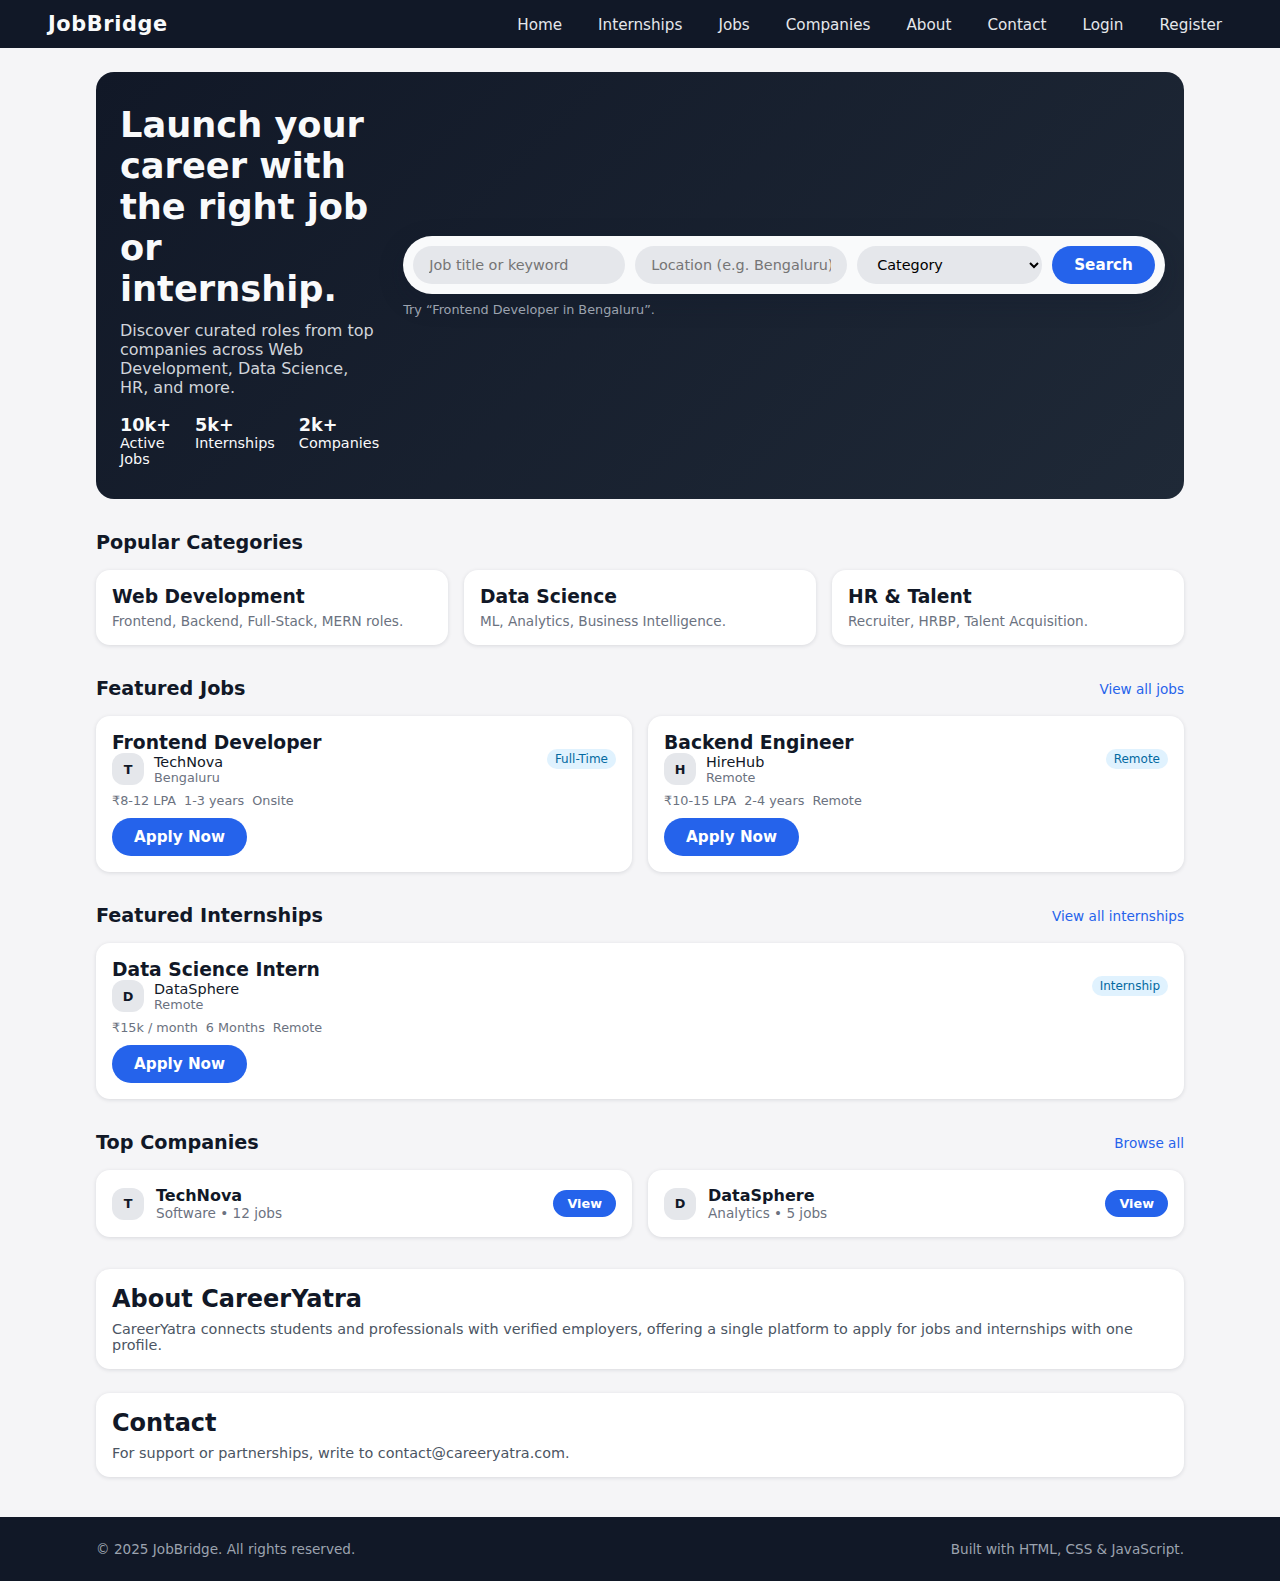
<file: index.html>
<!DOCTYPE html>
<html lang="en">
<head>
  <meta charset="UTF-8" />
  <title>JobBridge _ Find Jobs & Internships</title>
  <link rel="stylesheet" href="styles.css" />
</head>
<body data-page="home">
  <header class="navbar">
    <div class="logo">JobBridge</div>
    <ul class="nav-links">
      <li><a href="index.html">Home</a></li>
      <li><a href="internships.html">Internships</a></li>
      <li><a href="jobs.html">Jobs</a></li>
      <li><a href="companies.html">Companies</a></li>
      <li><a href="#about">About</a></li>
      <li><a href="#contact">Contact</a></li>
      <li><a href="login.html">Login</a></li>
      <li><a href="student-register.html">Register</a></li>
    </ul>
  </header>

  <main class="container">
    <!-- Hero -->
    <section class="hero">
      <div>
        <h1>Launch your career with the right job or internship.</h1>
        <p>
          Discover curated roles from top companies across Web Development,
          Data Science, HR, and more.
        </p>
        <div class="hero-stats">
          <div class="hero-stat">
            <span>10k+</span>
            Active Jobs
          </div>
          <div class="hero-stat">
            <span>5k+</span>
            Internships
          </div>
          <div class="hero-stat">
            <span>2k+</span>
            Companies
          </div>
        </div>
      </div>
      <div>
        <form class="search-bar" data-demo>
          <input type="text" placeholder="Job title or keyword" />
          <input type="text" placeholder="Location (e.g. Bengaluru)" />
          <select>
            <option value="">Category</option>
            <option>Web Development</option>
            <option>Data Science</option>
            <option>Human Resources</option>
            <option>Design</option>
          </select>
          <button class="btn-primary" type="submit">Search</button>
        </form>
        <p style="font-size:0.8rem;color:#9ca3af;margin-top:8px">
          Try “Frontend Developer in Bengaluru”.
        </p>
      </div>
    </section>

    <!-- Categories -->
    <section>
      <div class="section-header">
        <h2>Popular Categories</h2>
      </div>
      <div class="grid grid-3">
        <div class="card">
          <h3>Web Development</h3>
          <p style="font-size:0.85rem;color:#6b7280;margin-top:6px">
            Frontend, Backend, Full-Stack, MERN roles.
          </p>
        </div>
        <div class="card">
          <h3>Data Science</h3>
          <p style="font-size:0.85rem;color:#6b7280;margin-top:6px">
            ML, Analytics, Business Intelligence.
          </p>
        </div>
        <div class="card">
          <h3>HR & Talent</h3>
          <p style="font-size:0.85rem;color:#6b7280;margin-top:6px">
            Recruiter, HRBP, Talent Acquisition.
          </p>
        </div>
      </div>
    </section>

    <!-- Featured Jobs -->
    <section>
      <div class="section-header">
        <h2>Featured Jobs</h2>
        <a href="jobs.html">View all jobs</a>
      </div>
      <div class="grid grid-3">
        <div class="card">
          <div class="job-card-header">
            <div>
              <h3>Frontend Developer</h3>
              <div class="company-chip">
                <div class="company-logo">T</div>
                <div>
                  <div style="font-size:0.9rem;font-weight:500">TechNova</div>
                  <div style="font-size:0.8rem;color:#6b7280">Bengaluru</div>
                </div>
              </div>
            </div>
            <span class="badge">Full-Time</span>
          </div>
          <div class="job-meta">
            <span>₹8-12 LPA</span>
            <span>1-3 years</span>
            <span>Onsite</span>
          </div>
          <div class="job-actions">
            <button class="btn-primary" onclick="goToDetails(1)">Apply Now</button>
          </div>
        </div>
        <div class="card">
          <div class="job-card-header">
            <div>
              <h3>Backend Engineer</h3>
              <div class="company-chip">
                <div class="company-logo">H</div>
                <div>
                  <div style="font-size:0.9rem;font-weight:500">HireHub</div>
                  <div style="font-size:0.8rem;color:#6b7280">Remote</div>
                </div>
              </div>
            </div>
            <span class="badge">Remote</span>
          </div>
          <div class="job-meta">
            <span>₹10-15 LPA</span>
            <span>2-4 years</span>
            <span>Remote</span>
          </div>
          <div class="job-actions">
            <button class="btn-primary" type="button">Apply Now</button>
          </div>
        </div>
      </div>
    </section>

    <!-- Featured Internships -->
    <section>
      <div class="section-header">
        <h2>Featured Internships</h2>
        <a href="internships.html">View all internships</a>
      </div>
      <div class="grid grid-3">
        <div class="card">
          <div class="job-card-header">
            <div>
              <h3>Data Science Intern</h3>
              <div class="company-chip">
                <div class="company-logo">D</div>
                <div>
                  <div style="font-size:0.9rem;font-weight:500">DataSphere</div>
                  <div style="font-size:0.8rem;color:#6b7280">Remote</div>
                </div>
              </div>
            </div>
            <span class="badge">Internship</span>
          </div>
          <div class="job-meta">
            <span>₹15k / month</span>
            <span>6 Months</span>
            <span>Remote</span>
          </div>
          <div class="job-actions">
            <button class="btn-primary" onclick="goToDetails(2)">Apply Now</button>
          </div>
        </div>
      </div>
    </section>

    <!-- Top Companies -->
    <section>
      <div class="section-header">
        <h2>Top Companies</h2>
        <a href="companies.html">Browse all</a>
      </div>
      <div class="grid grid-3">
        <div class="card company-card">
          <div class="company-logo">T</div>
          <div style="flex:1">
            <div style="font-weight:600">TechNova</div>
            <div style="font-size:0.85rem;color:#6b7280">Software • 12 jobs</div>
          </div>
          <button class="btn-primary" style="padding:6px 14px;font-size:0.8rem">View</button>
        </div>
        <div class="card company-card">
          <div class="company-logo">D</div>
          <div style="flex:1">
            <div style="font-weight:600">DataSphere</div>
            <div style="font-size:0.85rem;color:#6b7280">Analytics • 5 jobs</div>
          </div>
          <button class="btn-primary" style="padding:6px 14px;font-size:0.8rem">View</button>
        </div>
      </div>
    </section>

    <!-- About -->
    <section id="about" style="margin-top:32px">
      <div class="card">
        <h2>About CareerYatra</h2>
        <p style="font-size:0.9rem;color:#4b5563;margin-top:8px">
          CareerYatra connects students and professionals with verified employers,
          offering a single platform to apply for jobs and internships with one
          profile.
        </p>
      </div>
    </section>

    <!-- Contact -->
    <section id="contact" style="margin-top:24px">
      <div class="card">
        <h2>Contact</h2>
        <p style="font-size:0.9rem;color:#4b5563;margin-top:8px">
          For support or partnerships, write to contact@careeryatra.com.
        </p>
      </div>
    </section>
  </main>

  <footer class="footer">
    <div class="footer-inner">
      <span>© 2025 JobBridge. All rights reserved.</span>
      <span>Built with HTML, CSS & JavaScript.</span>
    </div>
  </footer>

  <script src="script.js"></script>
</body>
</html>
</file>
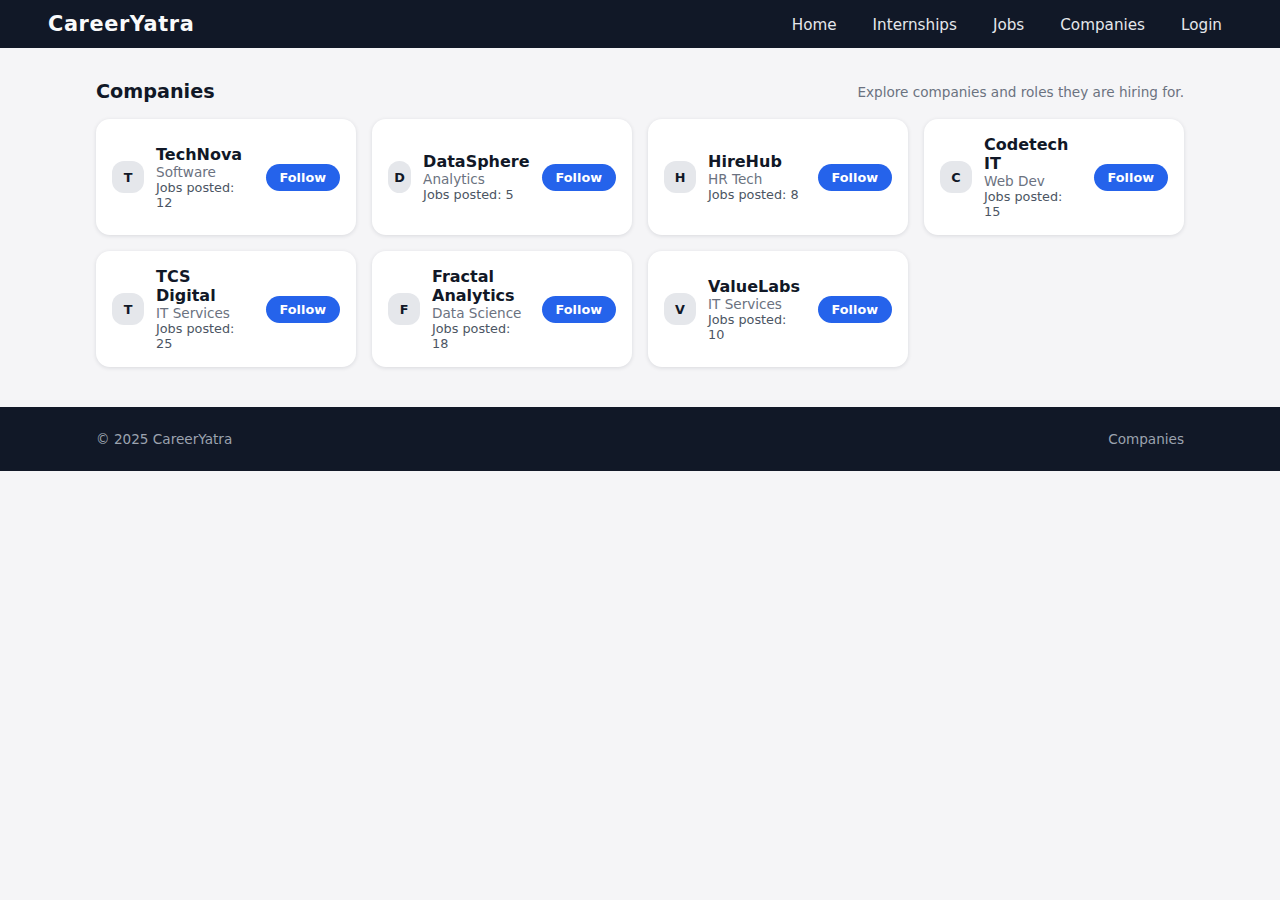
<file: companies.html>
<!DOCTYPE html>
<html lang="en">
<head>
  <meta charset="UTF-8" />
  <title>Companies – JobBridge</title>
  <link rel="stylesheet" href="styles.css" />
</head>
<body data-page="companies">
<header class="navbar">
  <div class="logo">CareerYatra</div>
  <ul class="nav-links">
    <li><a href="index.html">Home</a></li>
    <li><a href="internships.html">Internships</a></li>
    <li><a href="jobs.html">Jobs</a></li>
    <li><a href="companies.html">Companies</a></li>
    <li><a href="login.html">Login</a></li>
  </ul>
</header>

<main class="container">
  <div class="section-header">
    <h2>Companies</h2>
    <span style="font-size:0.85rem;color:#6b7280">
      Explore companies and roles they are hiring for.
    </span>
  </div>

  <div id="company-list" class="company-list"></div>
</main>

<footer class="footer">
  <div class="footer-inner">
    <span>© 2025 CareerYatra</span>
    <span>Companies</span>
  </div>
</footer>

<script src="script.js"></script>
</body>
</html>
</file>
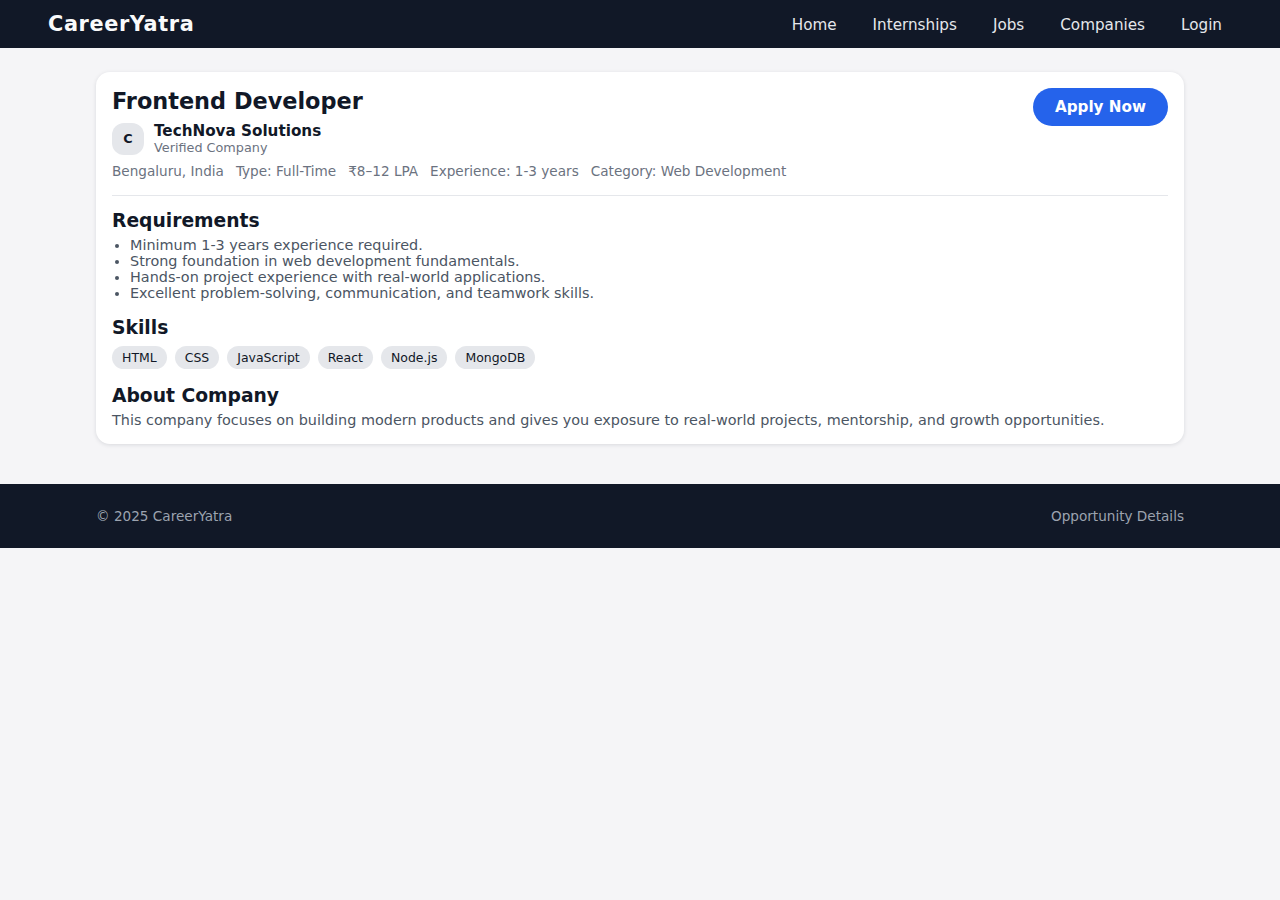
<file: details.html>
<!DOCTYPE html>
<html lang="en">
<head>
  <meta charset="UTF-8" />
  <title>Opportunity Details – CareerYatra</title>
  <link rel="stylesheet" href="styles.css" />
</head>
<body data-page="details">
<header class="navbar">
  <div class="logo">CareerYatra</div>
  <ul class="nav-links">
    <li><a href="index.html">Home</a></li>
    <li><a href="internships.html">Internships</a></li>
    <li><a href="jobs.html">Jobs</a></li>
    <li><a href="companies.html">Companies</a></li>
    <li><a href="login.html">Login</a></li>
  </ul>
</header>

<main class="container">
  <div class="card">
    <div class="details-header">
      <div>
        <h1 id="details-title" style="font-size:1.4rem"></h1>
        <div class="company-chip" style="margin-top:8px">
          <div class="company-logo">C</div>
          <div>
            <div id="details-company" style="font-size:0.95rem;font-weight:600"></div>
            <div style="font-size:0.8rem;color:#6b7280">Verified Company</div>
          </div>
        </div>
        <div id="details-meta" class="details-meta"></div>
      </div>
      <button class="btn-primary" style="align-self:flex-start">Apply Now</button>
    </div>

    <hr style="border:none;border-top:1px solid #e5e7eb;margin:14px 0" />

    <h3>Requirements</h3>
    <ul id="requirements-list" style="margin-top:6px;padding-left:18px;font-size:0.9rem;color:#4b5563">
      <!-- JS fills -->
    </ul>

    <h3 style="margin-top:16px">Skills</h3>
    <div id="skills-list" class="tag-list">
      <!-- JS fills -->
    </div>

    <h3 style="margin-top:16px">About Company</h3>
    <p style="font-size:0.9rem;color:#4b5563;margin-top:6px">
      This company focuses on building modern products and gives you
      exposure to real-world projects, mentorship, and growth opportunities.
    </p>
  </div>
</main>

<footer class="footer">
  <div class="footer-inner">
    <span>© 2025 CareerYatra</span>
    <span>Opportunity Details</span>
  </div>
</footer>

<script src="script.js"></script>
</body>
</html>
</file>
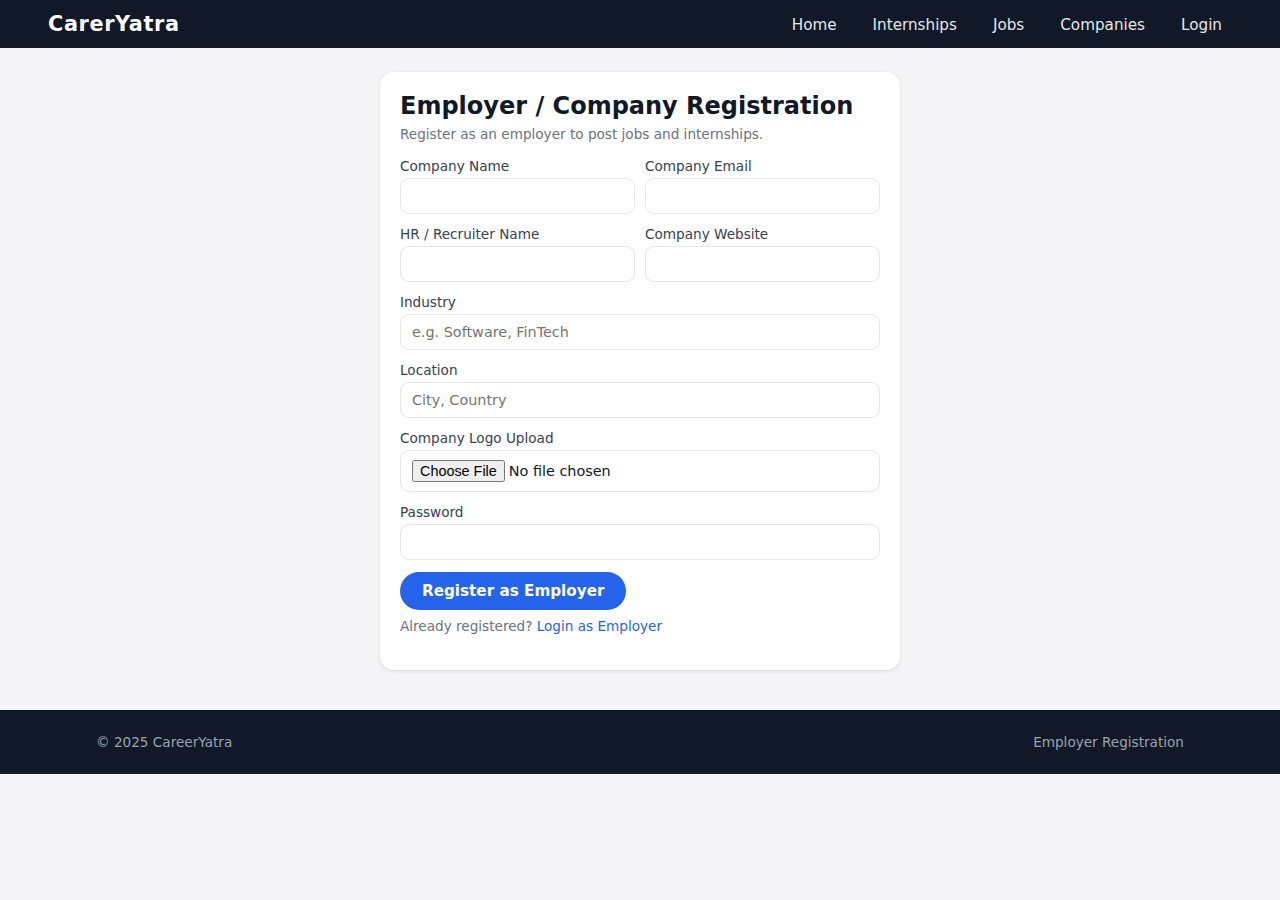
<file: employer-register.html>
<!DOCTYPE html>
<html lang="en">
<head>
  <meta charset="UTF-8" />
  <title>Employer Registration – CareerYatra</title>
  <link rel="stylesheet" href="styles.css" />
</head>
<body data-page="employer-register">
<header class="navbar">
  <div class="logo">CarerYatra</div>
  <ul class="nav-links">
    <li><a href="index.html">Home</a></li>
    <li><a href="internships.html">Internships</a></li>
    <li><a href="jobs.html">Jobs</a></li>
    <li><a href="companies.html">Companies</a></li>
    <li><a href="login.html">Login</a></li>
  </ul>
</header>

<main class="container">
  <div class="form-card">
    <h2>Employer / Company Registration</h2>
    <p>Register as an employer to post jobs and internships.</p>

    <form data-demo>
      <div class="form-row">
        <div class="form-group">
          <label>Company Name</label>
          <input type="text" required />
        </div>
        <div class="form-group">
          <label>Company Email</label>
          <input type="email" required />
        </div>
      </div>

      <div class="form-row">
        <div class="form-group">
          <label>HR / Recruiter Name</label>
          <input type="text" required />
        </div>
        <div class="form-group">
          <label>Company Website</label>
          <input type="url" />
        </div>
      </div>

      <div class="form-group">
        <label>Industry</label>
        <input type="text" placeholder="e.g. Software, FinTech" />
      </div>

      <div class="form-group">
        <label>Location</label>
        <input type="text" placeholder="City, Country" />
      </div>

      <div class="form-group">
        <label>Company Logo Upload</label>
        <input type="file" />
      </div>

      <div class="form-group">
        <label>Password</label>
        <input type="password" required />
      </div>

      <button class="btn-primary" type="submit">Register as Employer</button>

      <p class="text-muted-link">
        Already registered?
        <a href="login.html">Login as Employer</a>
      </p>
    </form>
  </div>
</main>

<footer class="footer">
  <div class="footer-inner">
    <span>© 2025 CareerYatra</span>
    <span>Employer Registration</span>
  </div>
</footer>

<script src="script.js"></script>
</body>
</html>
</file>
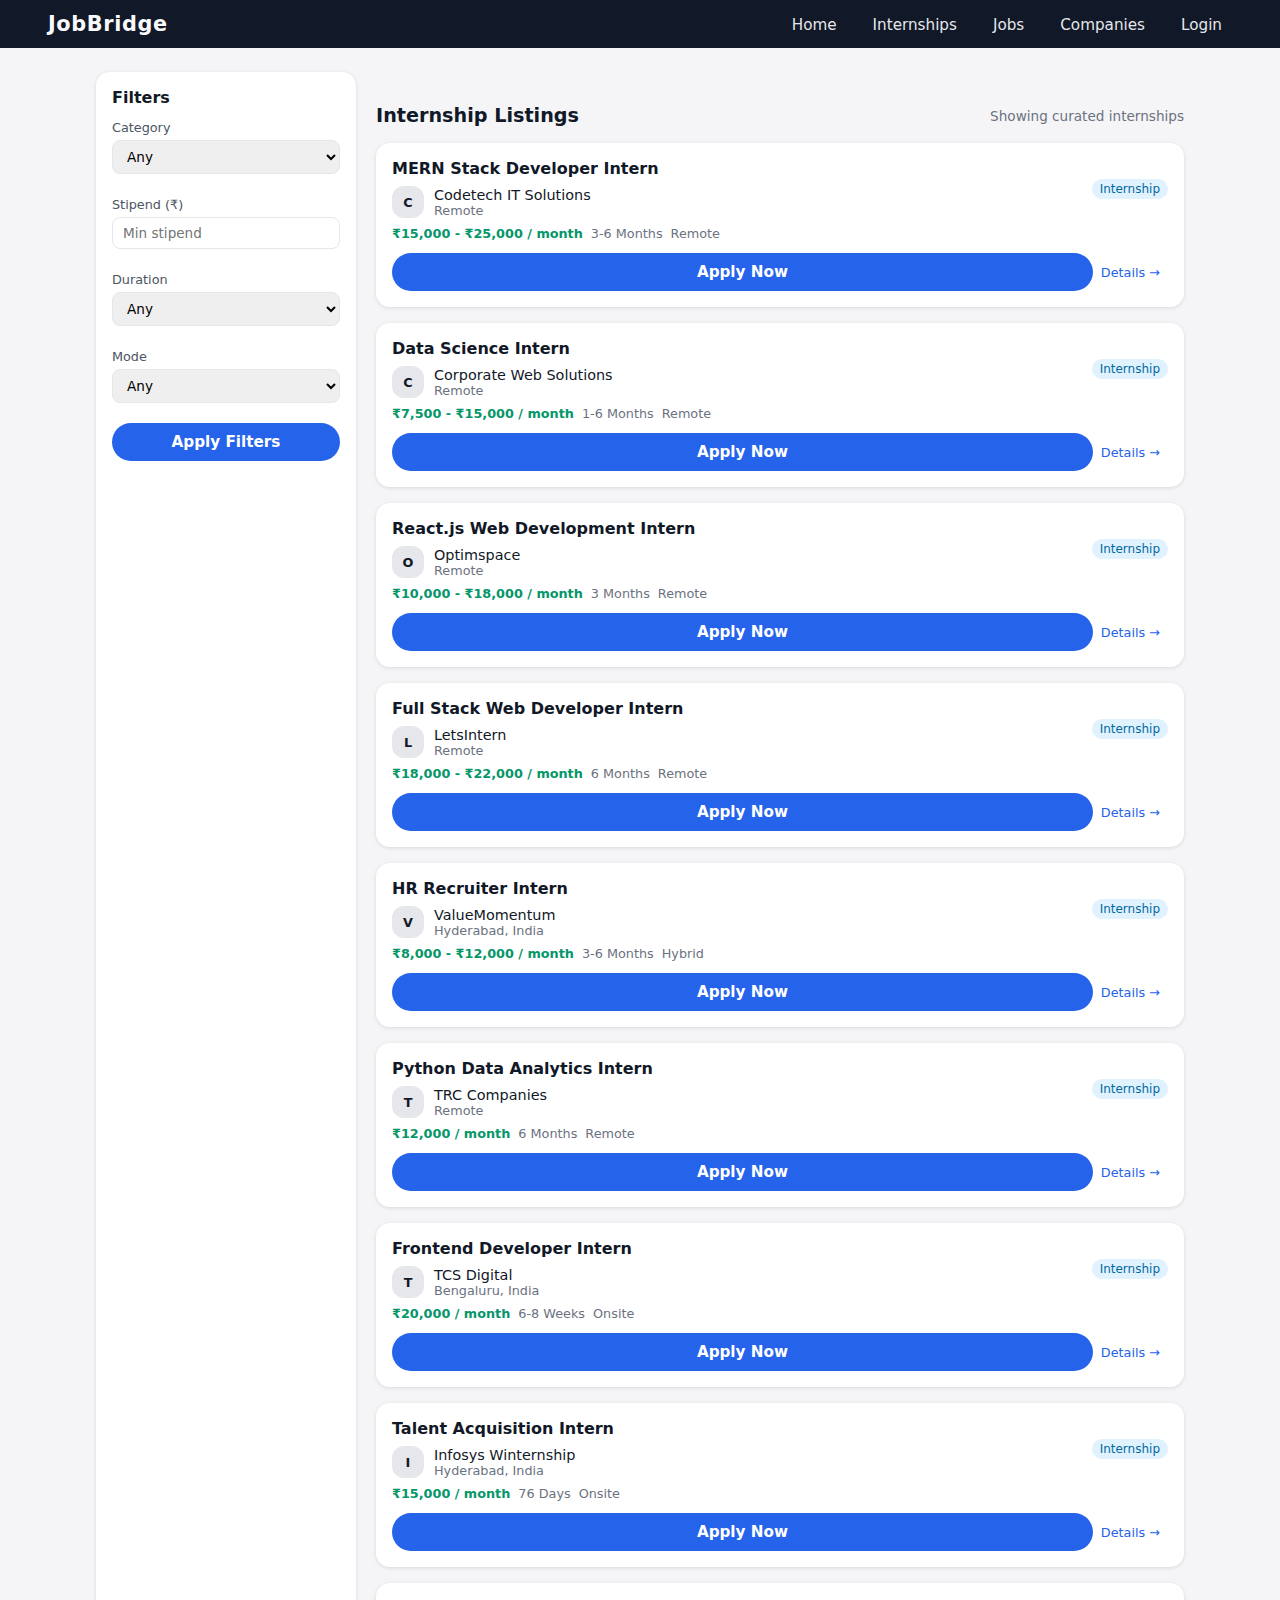
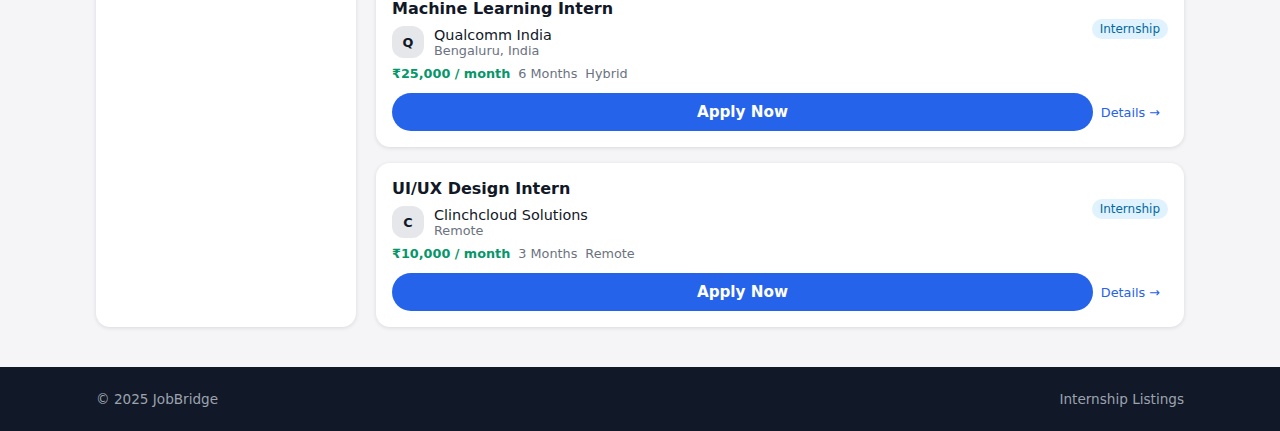
<file: internships.html>
<!DOCTYPE html>
<html lang="en">
<head>
  <meta charset="UTF-8" />
  <title>Internships – JobBridge</title>
  <link rel="stylesheet" href="styles.css" />
</head>
<body data-page="internships">
<header class="navbar">
  <div class="logo">JobBridge</div>
  <ul class="nav-links">
    <li><a href="index.html">Home</a></li>
    <li><a href="internships.html">Internships</a></li>
    <li><a href="jobs.html">Jobs</a></li>
    <li><a href="companies.html">Companies</a></li>
    <li><a href="login.html">Login</a></li>
  </ul>
</header>

<main class="container page-layout">
  <!-- Filter Sidebar -->
  <aside class="sidebar">
    <h3>Filters</h3>

    <div class="filter-group">
      <label>Category</label>
      <select>
        <option value="">Any</option>
        <option>Web Development</option>
        <option>Data Science</option>
        <option>HR</option>
      </select>
    </div>

    <div class="filter-group">
      <label>Stipend (₹)</label>
      <input type="number" placeholder="Min stipend" />
    </div>

    <div class="filter-group">
      <label>Duration</label>
      <select>
        <option>Any</option>
        <option>0–3 Months</option>
        <option>3–6 Months</option>
        <option>6+ Months</option>
      </select>
    </div>

    <div class="filter-group">
      <label>Mode</label>
      <select>
        <option>Any</option>
        <option>Remote</option>
        <option>Hybrid</option>
        <option>Onsite</option>
      </select>
    </div>

    <button class="btn-primary" type="button">Apply Filters</button>
  </aside>

  <!-- Listings -->
  <section>
    <div class="section-header">
      <h2>Internship Listings</h2>
      <span style="font-size:0.85rem;color:#6b7280">Showing curated internships</span>
    </div>
    <div id="listings" class="grid"></div>
  </section>
</main>

<footer class="footer">
  <div class="footer-inner">
    <span>© 2025 JobBridge</span>
    <span>Internship Listings</span>
  </div>
</footer>

<script src="script.js"></script>
</body>
</html>
</file>
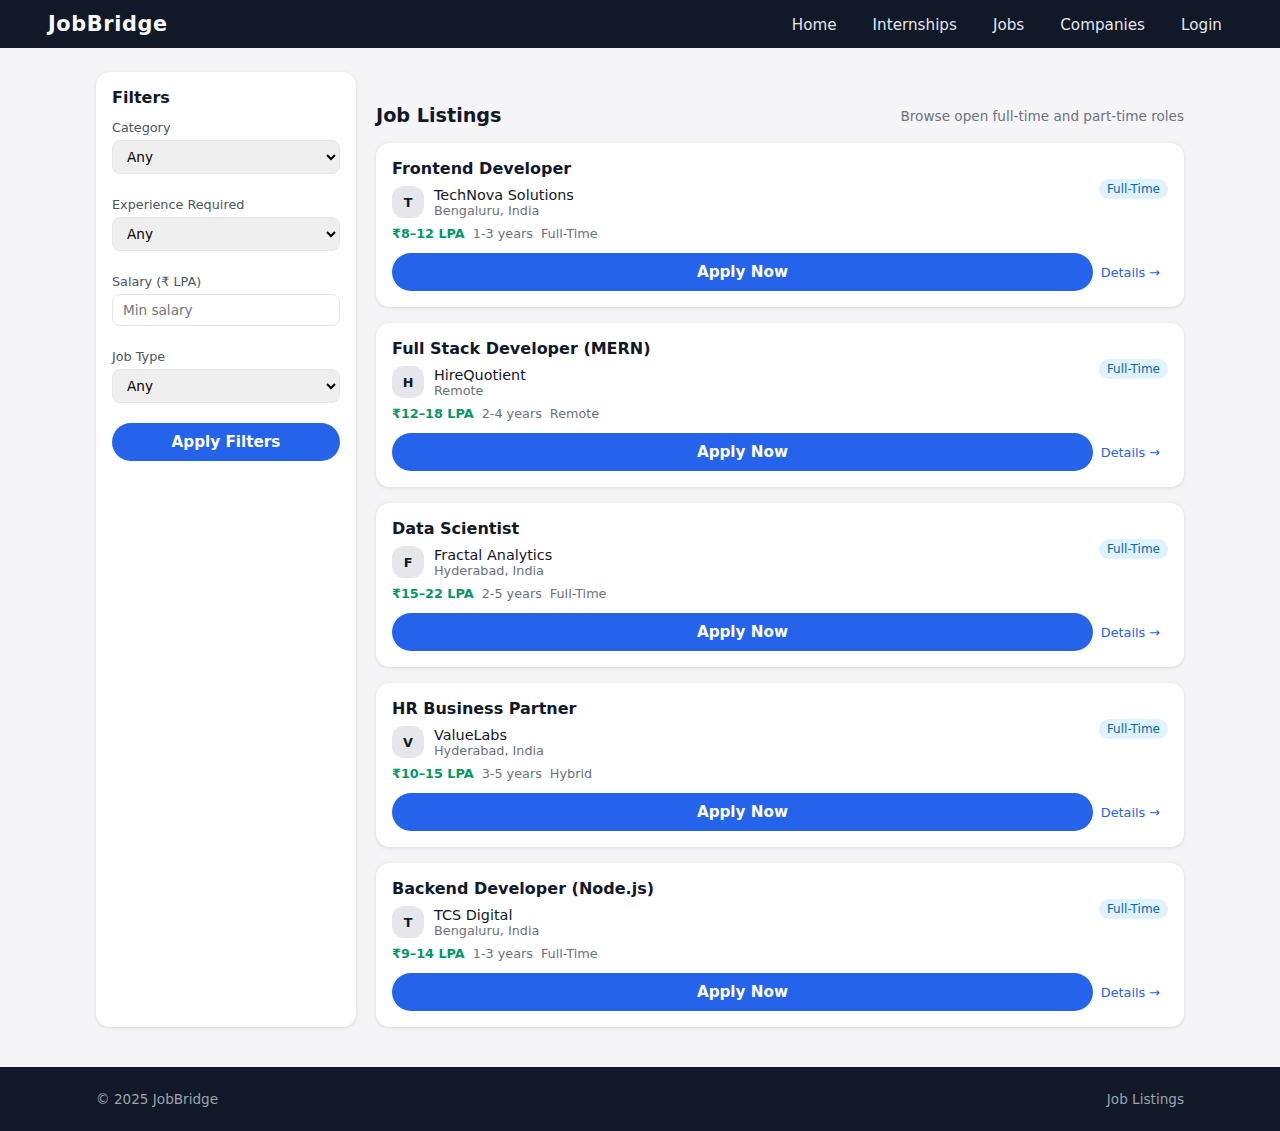
<file: jobs.html>
<!DOCTYPE html>
<html lang="en">
<head>
  <meta charset="UTF-8" />
  <title>Jobs – JobBridge</title>
  <link rel="stylesheet" href="styles.css" />
</head>
<body data-page="jobs">
<header class="navbar">
  <div class="logo">JobBridge</div>
  <ul class="nav-links">
    <li><a href="index.html">Home</a></li>
    <li><a href="internships.html">Internships</a></li>
    <li><a href="jobs.html">Jobs</a></li>
    <li><a href="companies.html">Companies</a></li>
    <li><a href="login.html">Login</a></li>
  </ul>
</header>

<main class="container page-layout">
  <!-- Filter Sidebar -->
  <aside class="sidebar">
    <h3>Filters</h3>

    <div class="filter-group">
      <label>Category</label>
      <select>
        <option>Any</option>
        <option>Web Development</option>
        <option>Data Science</option>
        <option>HR</option>
      </select>
    </div>

    <div class="filter-group">
      <label>Experience Required</label>
      <select>
        <option>Any</option>
        <option>0–1 years</option>
        <option>1–3 years</option>
        <option>3+ years</option>
      </select>
    </div>

    <div class="filter-group">
      <label>Salary (₹ LPA)</label>
      <input type="number" placeholder="Min salary" />
    </div>

    <div class="filter-group">
      <label>Job Type</label>
      <select>
        <option>Any</option>
        <option>Full-Time</option>
        <option>Part-Time</option>
        <option>Remote</option>
      </select>
    </div>

    <button class="btn-primary" type="button">Apply Filters</button>
  </aside>

  <!-- Listings -->
  <section>
    <div class="section-header">
      <h2>Job Listings</h2>
      <span style="font-size:0.85rem;color:#6b7280">Browse open full-time and part-time roles</span>
    </div>
    <div id="listings" class="grid"></div>
  </section>
</main>

<footer class="footer">
  <div class="footer-inner">
    <span>© 2025 JobBridge</span>
    <span>Job Listings</span>
  </div>
</footer>

<script src="script.js"></script>
</body>
</html>
</file>
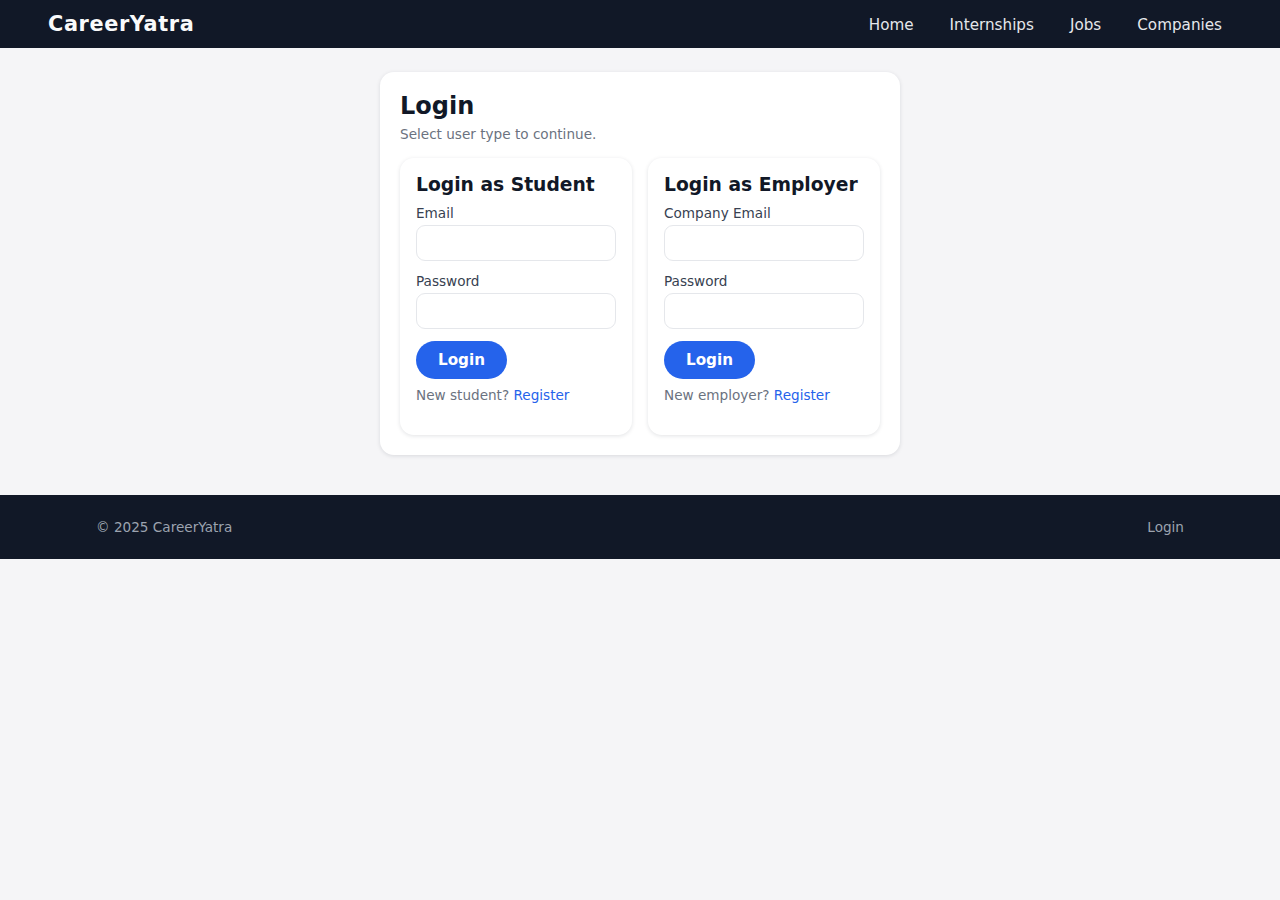
<file: login.html>
<!DOCTYPE html>
<html lang="en">
<head>
  <meta charset="UTF-8" />
  <title>Login – CareerYatra</title>
  <link rel="stylesheet" href="styles.css" />
</head>
<body data-page="login">
<header class="navbar">
  <div class="logo">CareerYatra</div>
  <ul class="nav-links">
    <li><a href="index.html">Home</a></li>
    <li><a href="internships.html">Internships</a></li>
    <li><a href="jobs.html">Jobs</a></li>
    <li><a href="companies.html">Companies</a></li>
  </ul>
</header>

<main class="container">
  <div class="form-card">
    <h2>Login</h2>
    <p>Select user type to continue.</p>

    <div class="login-choice">
      <div class="card">
        <h3>Login as Student</h3>
        <form data-demo style="margin-top:10px">
          <div class="form-group">
            <label>Email</label>
            <input type="email" required />
          </div>
          <div class="form-group">
            <label>Password</label>
            <input type="password" required />
          </div>
          <button class="btn-primary" type="submit" onclick="window.location.href='student-dashboard.html'">Login</button>
          <p class="text-muted-link">
            New student? <a href="student-register.html">Register</a>
          </p>
        </form>
      </div>

      <div class="card">
        <h3>Login as Employer</h3>
        <form data-demo style="margin-top:10px">
          <div class="form-group">
            <label>Company Email</label>
            <input type="email" required />
          </div>
          <div class="form-group">
            <label>Password</label>
            <input type="password" required />
          </div>
          <button class="btn-primary" type="submit" onclick="window.location.href='employer-dashboard.html'">Login</button>
          <p class="text-muted-link">
            New employer? <a href="employer-register.html">Register</a>
          </p>
        </form>
      </div>
    </div>
  </div>
</main>

<footer class="footer">
  <div class="footer-inner">
    <span>© 2025 CareerYatra</span>
    <span>Login</span>
  </div>
</footer>

<script src="script.js"></script>
</body>
</html>
</file>
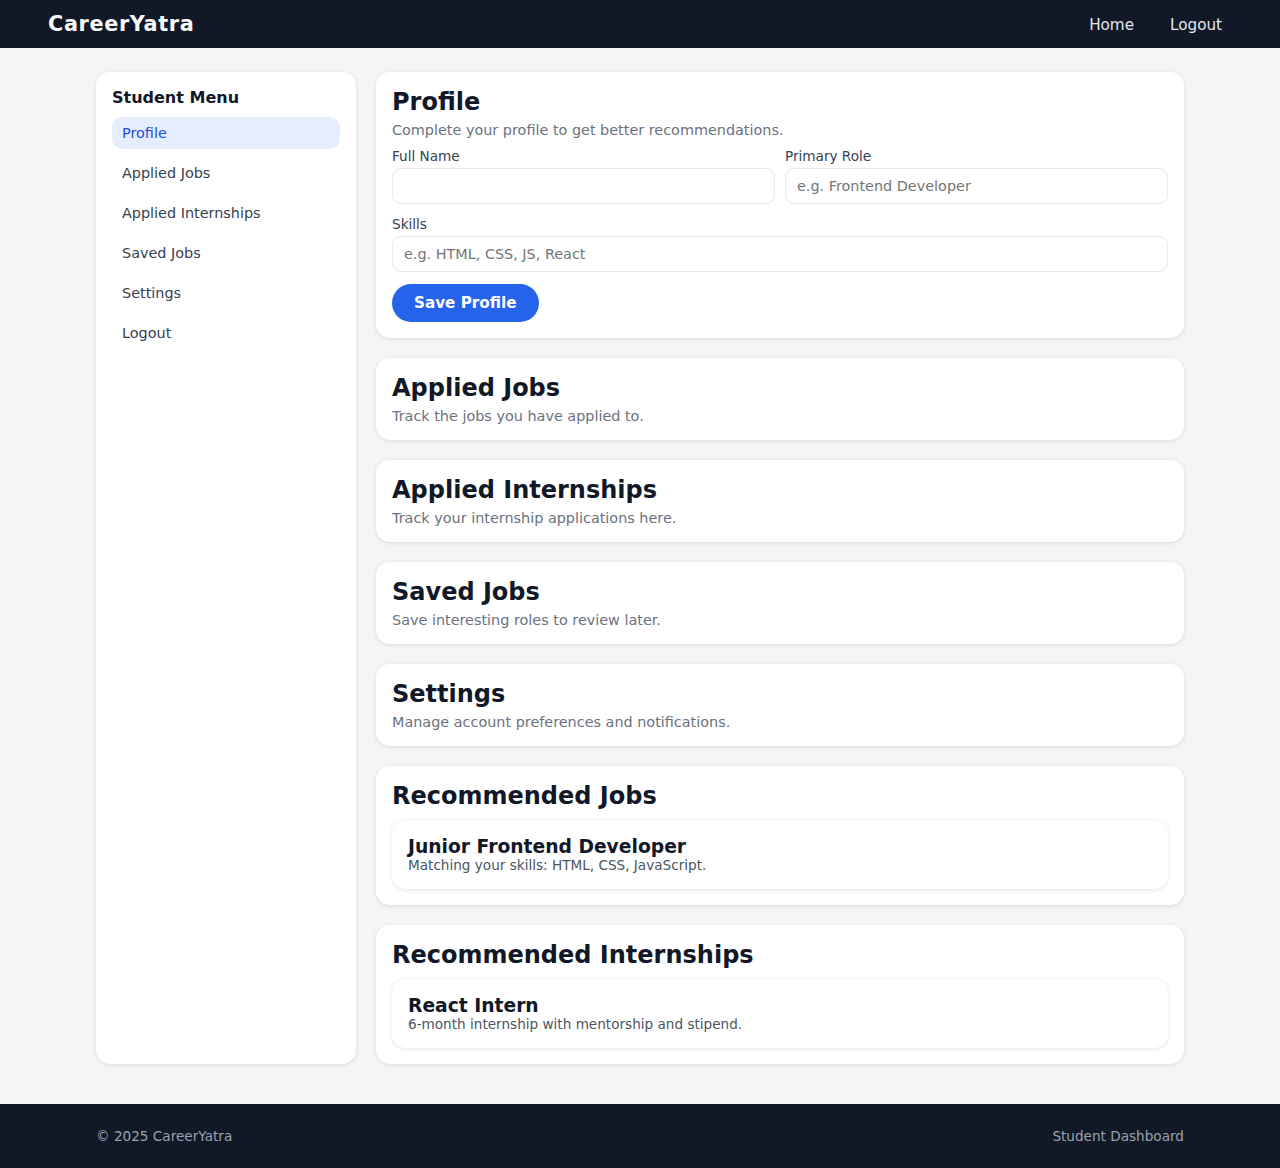
<file: student-dashboard.html>
<!DOCTYPE html>
<html lang="en">
<head>
  <meta charset="UTF-8" />
  <title>Student Dashboard – CareerYatra</title>
  <link rel="stylesheet" href="styles.css" />
</head>
<body data-page="student-dashboard">
<header class="navbar">
  <div class="logo">CareerYatra</div>
  <ul class="nav-links">
    <li><a href="index.html">Home</a></li>
    <li><a href="login.html">Logout</a></li>
  </ul>
</header>

<main class="container page-layout">
  <aside class="sidebar dashboard-sidebar">
    <h3>Student Menu</h3>
    <ul class="dashboard-menu">
      <li><a href="#profile" class="active">Profile</a></li>
      <li><a href="#applied-jobs">Applied Jobs</a></li>
      <li><a href="#applied-internships">Applied Internships</a></li>
      <li><a href="#saved-jobs">Saved Jobs</a></li>
      <li><a href="#settings">Settings</a></li>
      <li><a href="login.html">Logout</a></li>
    </ul>
  </aside>

  <section style="display:flex;flex-direction:column;gap:20px">
    <div class="card" id="profile">
      <h2>Profile</h2>
      <p style="font-size:0.9rem;color:#6b7280;margin-top:6px">
        Complete your profile to get better recommendations.
      </p>
      <form data-demo style="margin-top:10px">
        <div class="form-row">
          <div class="form-group">
            <label>Full Name</label>
            <input type="text" />
          </div>
          <div class="form-group">
            <label>Primary Role</label>
            <input type="text" placeholder="e.g. Frontend Developer" />
          </div>
        </div>
        <div class="form-group">
          <label>Skills</label>
          <input type="text" placeholder="e.g. HTML, CSS, JS, React" />
        </div>
        <button class="btn-primary" type="submit">Save Profile</button>
      </form>
    </div>

    <div class="card" id="applied-jobs">
      <h2>Applied Jobs</h2>
      <p style="font-size:0.9rem;color:#6b7280;margin-top:6px">
        Track the jobs you have applied to.
      </p>
    </div>

    <div class="card" id="applied-internships">
      <h2>Applied Internships</h2>
      <p style="font-size:0.9rem;color:#6b7280;margin-top:6px">
        Track your internship applications here.
      </p>
    </div>

    <div class="card" id="saved-jobs">
      <h2>Saved Jobs</h2>
      <p style="font-size:0.9rem;color:#6b7280;margin-top:6px">
        Save interesting roles to review later.
      </p>
    </div>

    <div class="card" id="settings">
      <h2>Settings</h2>
      <p style="font-size:0.9rem;color:#6b7280;margin-top:6px">
        Manage account preferences and notifications.
      </p>
    </div>

    <!-- Recommended -->
    <div class="card">
      <h2>Recommended Jobs</h2>
      <div class="grid grid-3" style="margin-top:10px">
        <div class="card">
          <h3>Junior Frontend Developer</h3>
          <p style="font-size:0.85rem;color:#4b5563">
            Matching your skills: HTML, CSS, JavaScript.
          </p>
        </div>
      </div>
    </div>

    <div class="card">
      <h2>Recommended Internships</h2>
      <div class="grid grid-3" style="margin-top:10px">
        <div class="card">
          <h3>React Intern</h3>
          <p style="font-size:0.85rem;color:#4b5563">
            6-month internship with mentorship and stipend.
          </p>
        </div>
      </div>
    </div>
  </section>
</main>

<footer class="footer">
  <div class="footer-inner">
    <span>© 2025 CareerYatra</span>
    <span>Student Dashboard</span>
  </div>
</footer>

<script src="script.js"></script>
</body>
</html>
</file>
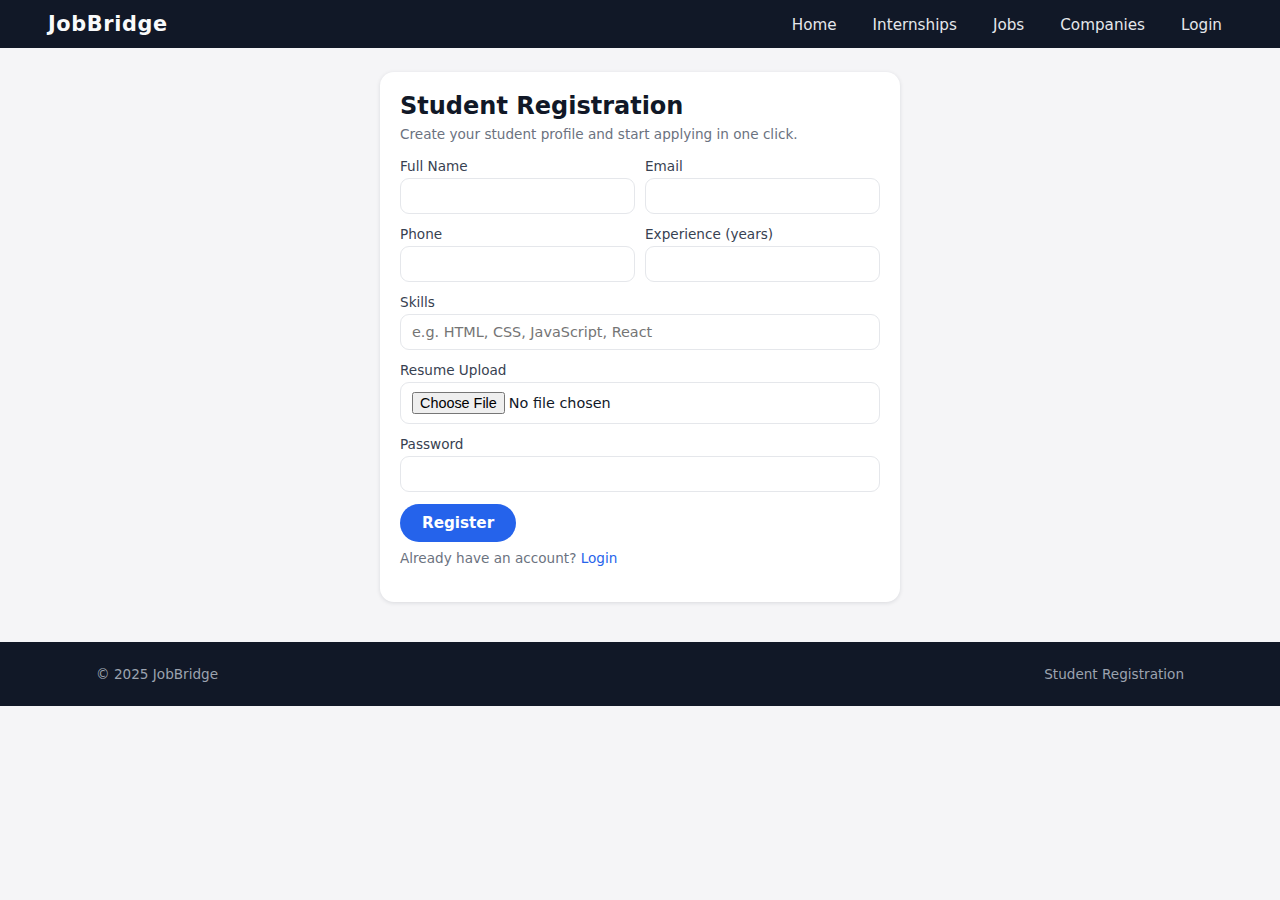
<file: student-register.html>
<!DOCTYPE html>
<html lang="en">
<head>
  <meta charset="UTF-8" />
  <title>Student Registration – JobBridge</title>
  <link rel="stylesheet" href="styles.css" />
</head>
<body data-page="student-register">
<header class="navbar">
  <div class="logo">JobBridge</div>
  <ul class="nav-links">
    <li><a href="index.html">Home</a></li>
    <li><a href="internships.html">Internships</a></li>
    <li><a href="jobs.html">Jobs</a></li>
    <li><a href="companies.html">Companies</a></li>
    <li><a href="login.html">Login</a></li>
  </ul>
</header>

<main class="container">
  <div class="form-card">
    <h2>Student Registration</h2>
    <p>Create your student profile and start applying in one click.</p>

    <form data-demo>
      <div class="form-row">
        <div class="form-group">
          <label>Full Name</label>
          <input type="text" required />
        </div>
        <div class="form-group">
          <label>Email</label>
          <input type="email" required />
        </div>
      </div>

      <div class="form-row">
        <div class="form-group">
          <label>Phone</label>
          <input type="tel" required />
        </div>
        <div class="form-group">
          <label>Experience (years)</label>
          <input type="number" min="0" step="0.5" />
        </div>
      </div>

      <div class="form-group">
        <label>Skills</label>
        <input type="text" placeholder="e.g. HTML, CSS, JavaScript, React" />
      </div>

      <div class="form-group">
        <label>Resume Upload</label>
        <input type="file" />
      </div>

      <div class="form-group">
        <label>Password</label>
        <input type="password" required />
      </div>

      <button class="btn-primary" type="submit">Register</button>

      <p class="text-muted-link">
        Already have an account?
        <a href="login.html">Login</a>
      </p>
    </form>
  </div>
</main>

<footer class="footer">
  <div class="footer-inner">
    <span>© 2025 JobBridge</span>
    <span>Student Registration</span>
  </div>
</footer>

<script src="script.js"></script>
</body>
</html>
</file>
<file: styles.css>
/* Global reset */
* {
  margin: 0;
  padding: 0;
  box-sizing: border-box;
  font-family: system-ui, -apple-system, BlinkMacSystemFont, "Segoe UI", sans-serif;
}

body {
  background: #f5f5f7;
  color: #111827;
  min-height: 100vh;
}

/* Navbar */
.navbar {
  display: flex;
  align-items: center;
  justify-content: space-between;
  padding: 12px 48px;
  background: #111827;
  color: #f9fafb;
  position: sticky;
  top: 0;
  z-index: 10;
}

.navbar .logo {
  font-weight: 700;
  font-size: 1.3rem;
  letter-spacing: 0.03em;
}

.nav-links {
  display: flex;
  gap: 16px;
  list-style: none;
}

.nav-links a {
  color: #e5e7eb;
  text-decoration: none;
  font-size: 0.95rem;
  padding: 6px 10px;
  border-radius: 999px;
  transition: 0.2s;
}

.nav-links a:hover {
  background: #374151;
  color: #fff;
}

/* Layout containers */
.container {
  max-width: 1120px;
  margin: 24px auto 40px;
  padding: 0 16px;
}

/* Hero */
.hero {
  display: grid;
  grid-template-columns: 3fr 2fr;
  gap: 24px;
  align-items: center;
  padding: 32px 24px;
  background: linear-gradient(135deg, #111827, #1f2937);
  border-radius: 18px;
  color: #f9fafb;
}

.hero h1 {
  font-size: 2.2rem;
  margin-bottom: 12px;
}

.hero p {
  color: #d1d5db;
  margin-bottom: 18px;
}

.hero-stats {
  display: flex;
  gap: 24px;
  margin-top: 12px;
}

.hero-stat {
  font-size: 0.9rem;
}

.hero-stat span {
  display: block;
  font-size: 1.1rem;
  font-weight: 600;
}

/* Search bar */
.search-bar {
  display: grid;
  grid-template-columns: 2fr 2fr 1.5fr auto;
  gap: 10px;
  background: #f9fafb;
  padding: 10px;
  border-radius: 999px;
  box-shadow: 0 8px 24px rgba(15, 23, 42, 0.25);
}

.search-bar input,
.search-bar select {
  border: none;
  padding: 10px 16px;
  border-radius: 999px;
  font-size: 0.9rem;
  outline: none;
  background: #e5e7eb;
}

.btn-primary {
  border: none;
  background: #2563eb;
  color: #fff;
  padding: 10px 22px;
  border-radius: 999px;
  font-weight: 600;
  cursor: pointer;
  font-size: 0.95rem;
  transition: 0.2s;
}

.btn-primary:hover {
  background: #1d4ed8;
}

/* Sections */
.section-header {
  display: flex;
  justify-content: space-between;
  align-items: center;
  margin-top: 32px;
  margin-bottom: 16px;
}

.section-header h2 {
  font-size: 1.2rem;
}

.section-header a {
  font-size: 0.85rem;
  color: #2563eb;
  text-decoration: none;
}

/* Cards grid */
.grid {
  display: grid;
  gap: 16px;
}

.grid-3 {
  grid-template-columns: repeat(auto-fit, minmax(240px, 1fr));
}

.card {
  background: #ffffff;
  border-radius: 14px;
  padding: 16px;
  box-shadow: 0 1px 4px rgba(15, 23, 42, 0.12);
}

/* Job / internship card */
.job-card-header {
  display: flex;
  justify-content: space-between;
  align-items: center;
  margin-bottom: 8px;
}

.badge {
  display: inline-block;
  padding: 3px 8px;
  font-size: 0.75rem;
  border-radius: 999px;
  background: #e0f2fe;
  color: #0369a1;
}

.job-meta {
  display: flex;
  flex-wrap: wrap;
  gap: 8px;
  font-size: 0.8rem;
  color: #6b7280;
  margin-top: 4px;
}

.job-actions {
  margin-top: 10px;
  display: flex;
  justify-content: space-between;
  align-items: center;
}

/* Company chips */
.company-chip {
  display: flex;
  align-items: center;
  gap: 10px;
}

.company-logo {
  width: 32px;
  height: 32px;
  border-radius: 12px;
  background: #e5e7eb;
  display: flex;
  align-items: center;
  justify-content: center;
  font-size: 0.8rem;
  font-weight: 600;
}

/* Footer */
.footer {
  background: #111827;
  color: #9ca3af;
  padding: 24px 0;
  margin-top: 40px;
}

.footer-inner {
  max-width: 1120px;
  margin: 0 auto;
  padding: 0 16px;
  display: flex;
  justify-content: space-between;
  font-size: 0.85rem;
}

/* Sidebar layout (list pages, dashboards) */
.page-layout {
  display: grid;
  grid-template-columns: 260px minmax(0, 1fr);
  gap: 20px;
}

.sidebar {
  background: #ffffff;
  border-radius: 14px;
  padding: 16px;
  box-shadow: 0 1px 4px rgba(15, 23, 42, 0.12);
}

.sidebar h3 {
  font-size: 1rem;
  margin-bottom: 10px;
}

.sidebar label {
  font-size: 0.8rem;
  color: #4b5563;
}

.sidebar .filter-group {
  margin-bottom: 16px;
}

.sidebar input,
.sidebar select {
  width: 100%;
  padding: 7px 10px;
  margin-top: 4px;
  margin-bottom: 4px;
  border-radius: 8px;
  border: 1px solid #e5e7eb;
  font-size: 0.85rem;
}

.sidebar button {
  width: 100%;
}

/* Dashboard sidebar */
.dashboard-sidebar {
  min-height: calc(100vh - 80px);
}

.dashboard-menu {
  list-style: none;
  margin-top: 10px;
}

.dashboard-menu li {
  margin-bottom: 8px;
}

.dashboard-menu a {
  display: block;
  padding: 8px 10px;
  border-radius: 10px;
  font-size: 0.9rem;
  color: #374151;
  text-decoration: none;
}

.dashboard-menu a.active,
.dashboard-menu a:hover {
  background: #e5edff;
  color: #1d4ed8;
}

/* Forms */
.form-card {
  background: #ffffff;
  border-radius: 14px;
  padding: 20px;
  box-shadow: 0 1px 4px rgba(15, 23, 42, 0.12);
  max-width: 520px;
  margin: 24px auto;
}

.form-card h2 {
  margin-bottom: 6px;
}

.form-card p {
  font-size: 0.85rem;
  color: #6b7280;
  margin-bottom: 16px;
}

.form-group {
  margin-bottom: 12px;
}

.form-group label {
  display: block;
  font-size: 0.85rem;
  margin-bottom: 4px;
  color: #374151;
}

.form-group input,
.form-group select,
.form-group textarea {
  width: 100%;
  padding: 9px 11px;
  border-radius: 9px;
  border: 1px solid #e5e7eb;
  font-size: 0.9rem;
}

.form-row {
  display: grid;
  grid-template-columns: repeat(2, minmax(0, 1fr));
  gap: 10px;
}

.text-muted-link {
  font-size: 0.8rem;
  margin-top: 8px;
}

.text-muted-link a {
  color: #2563eb;
  text-decoration: none;
}

/* Login selection */
.login-choice {
  display: grid;
  grid-template-columns: repeat(auto-fit, minmax(220px, 1fr));
  gap: 16px;
  margin-top: 16px;
}

/* Details page */
.details-header {
  display: flex;
  justify-content: space-between;
  align-items: flex-start;
  margin-bottom: 16px;
}

.details-meta {
  display: flex;
  flex-wrap: wrap;
  gap: 12px;
  font-size: 0.85rem;
  color: #6b7280;
  margin-top: 8px;
}

.chip {
  padding: 4px 10px;
  border-radius: 999px;
  background: #e5e7eb;
  font-size: 0.78rem;
}

.tag-list {
  display: flex;
  flex-wrap: wrap;
  gap: 8px;
  margin-top: 8px;
}

/* Companies page */
.company-list {
  display: grid;
  grid-template-columns: repeat(auto-fit, minmax(260px, 1fr));
  gap: 16px;
}

.company-card {
  display: flex;
  gap: 12px;
  align-items: center;
}

/* Responsiveness */
@media (max-width: 900px) {
  .hero {
    grid-template-columns: 1fr;
  }

  .search-bar {
    grid-template-columns: 1fr;
    border-radius: 18px;
  }

  .page-layout {
    grid-template-columns: 1fr;
  }

  .navbar {
    padding: 12px 16px;
  }

  .nav-links {
    flex-wrap: wrap;
    justify-content: flex-end;
  }
}
</file>
